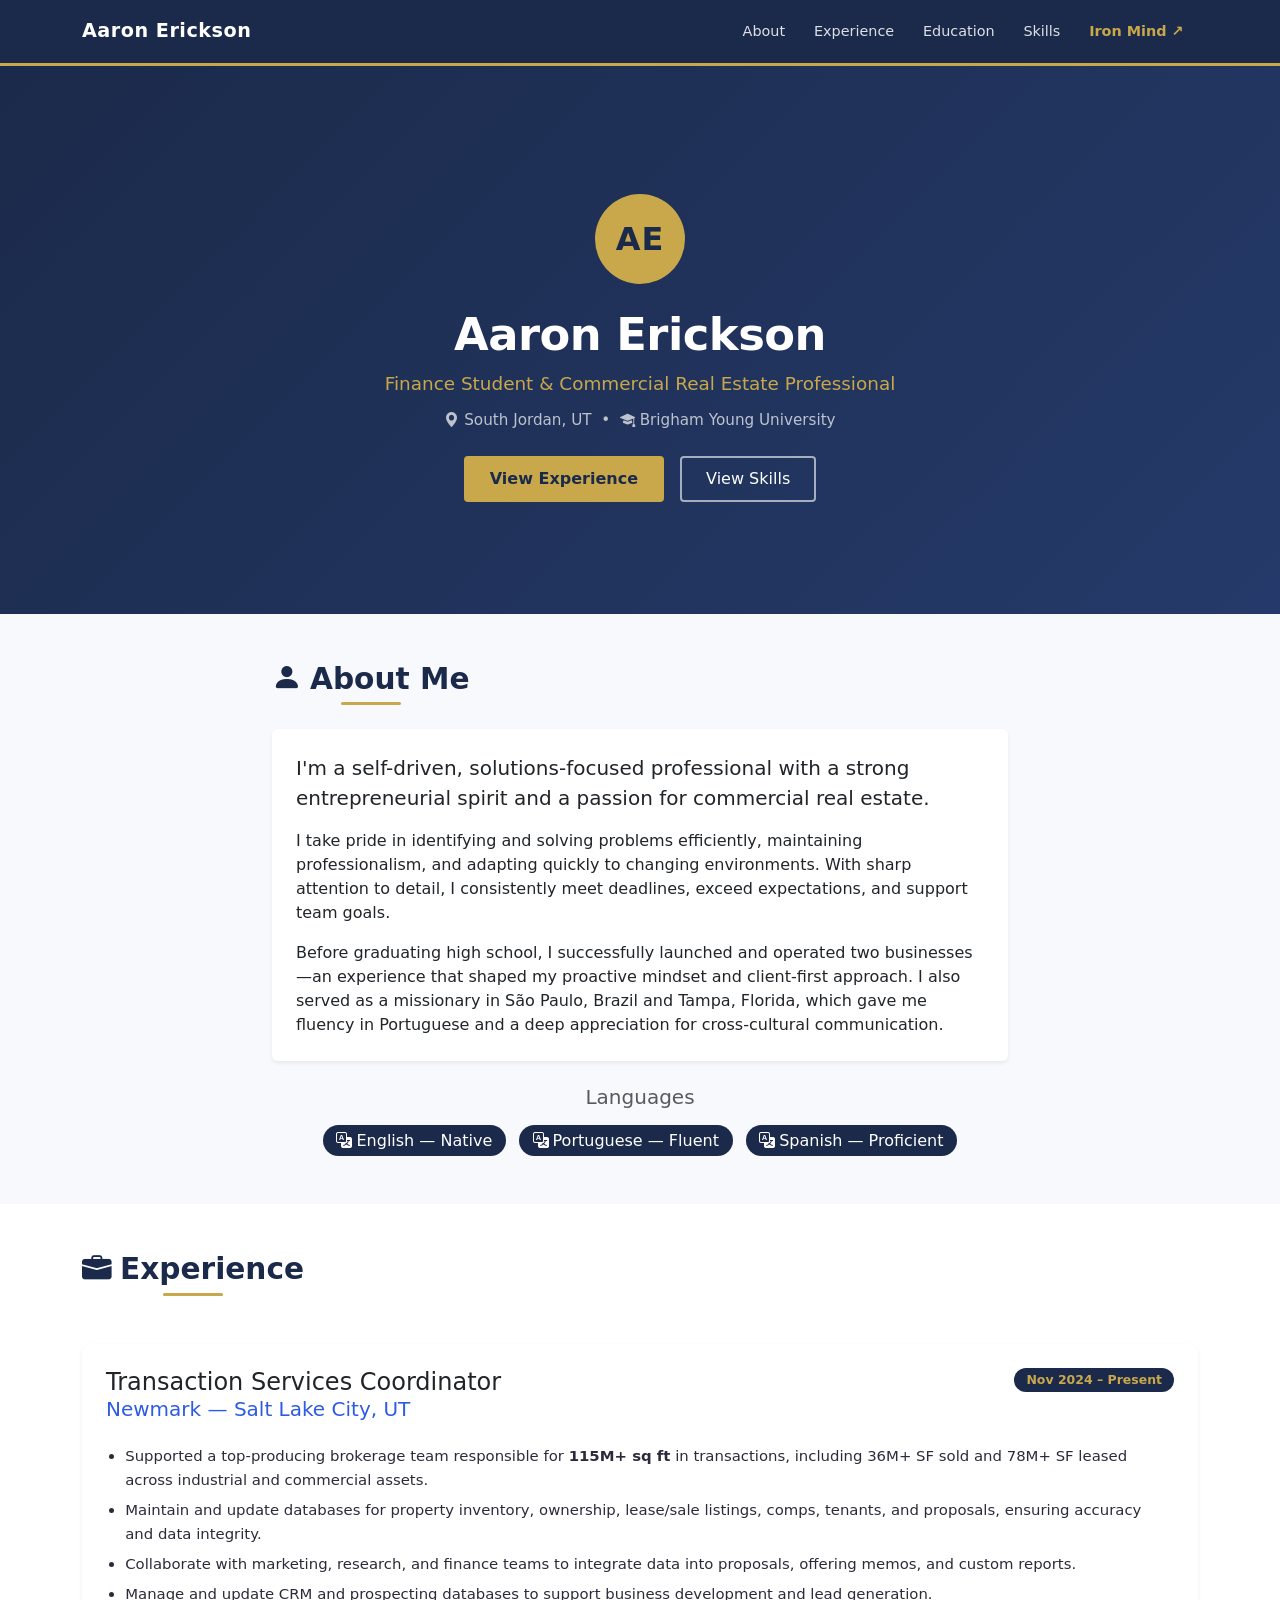
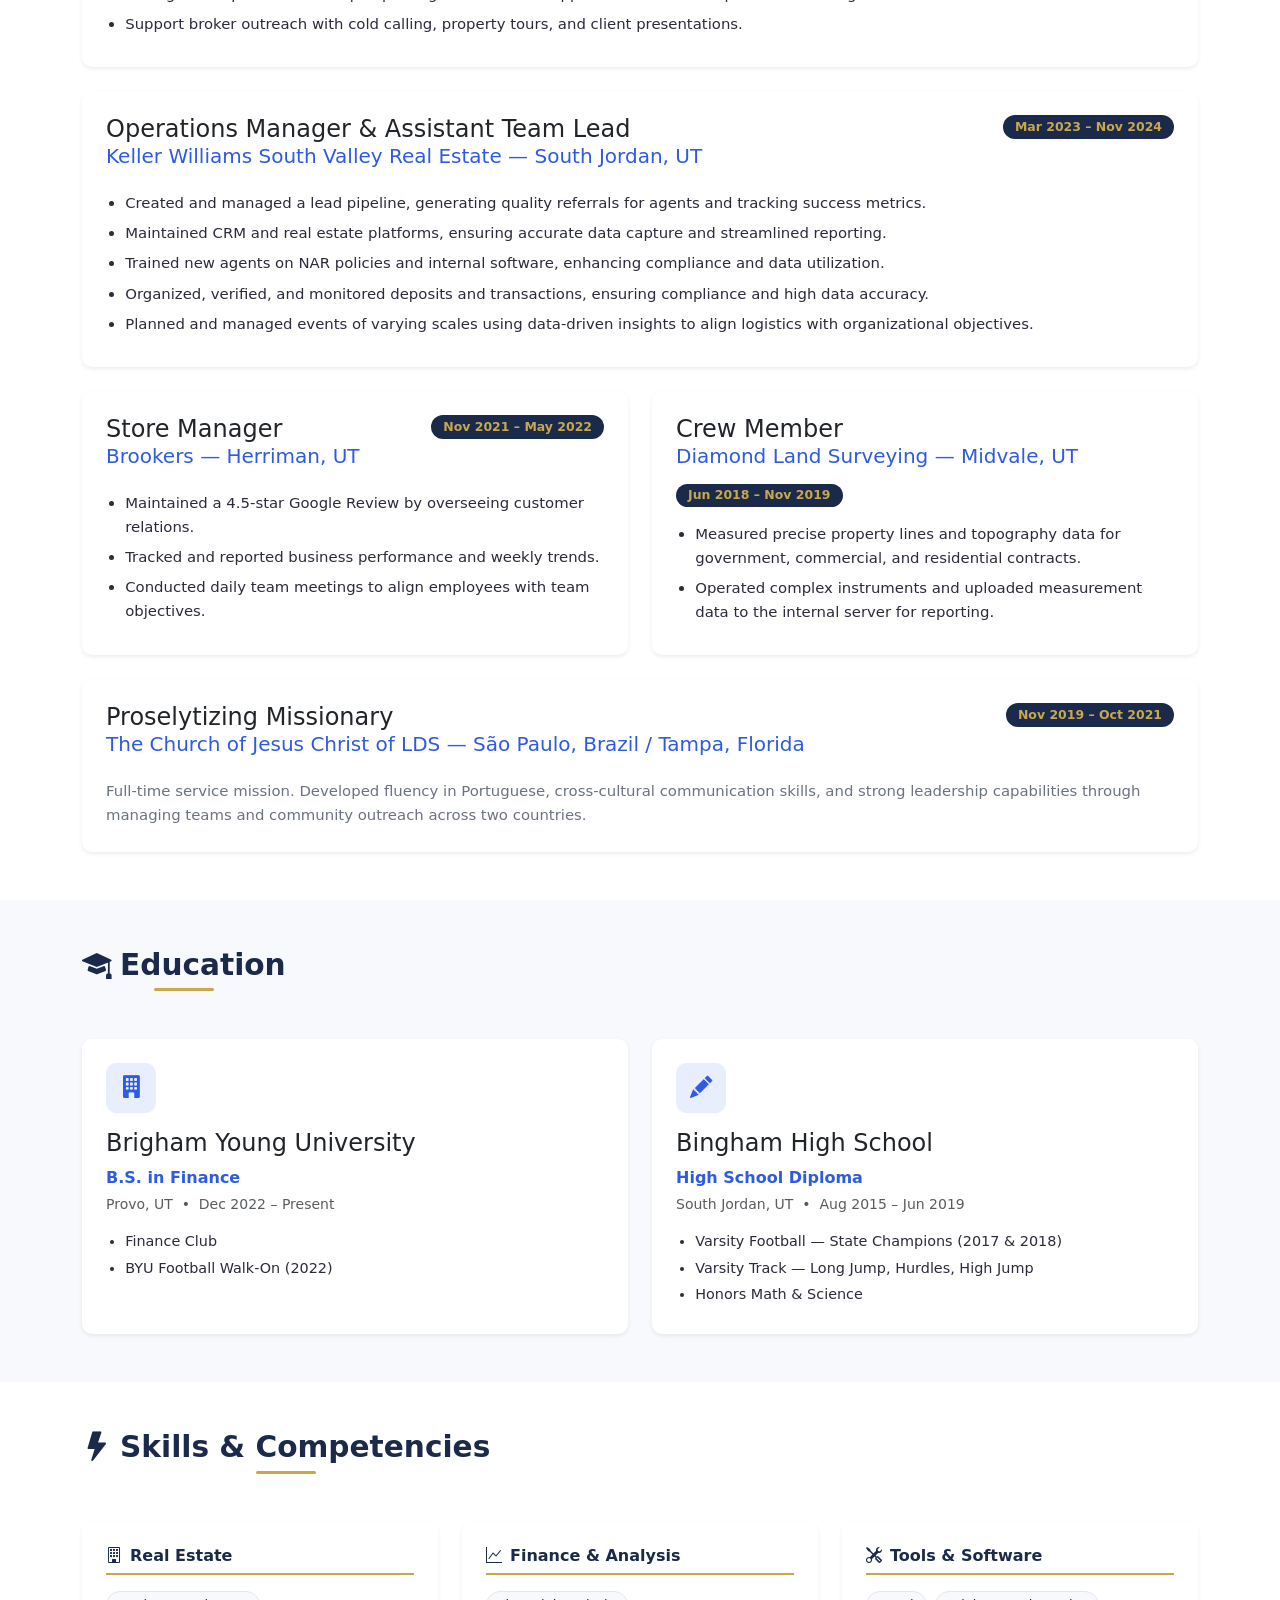
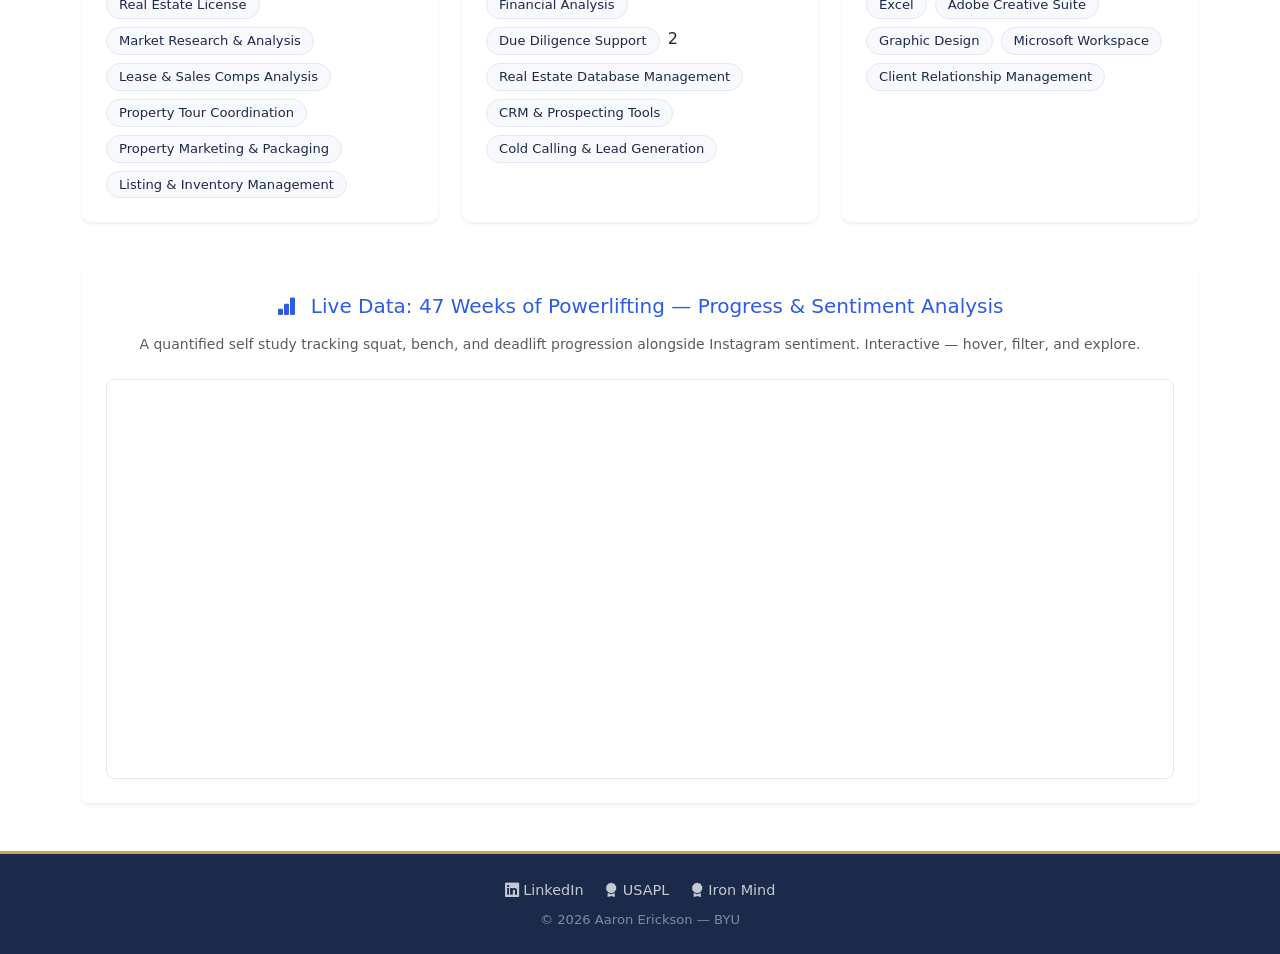
<file: index.html>
<!DOCTYPE html>
<!-- Aaron Erickson | IS 201 Section 002 | Final Web Development Project -->
<!-- index.html — Bootstrap Professional Portfolio & Résumé Page -->
<html lang="en">
<head>
  <meta charset="UTF-8" />
  <meta name="viewport" content="width=device-width, initial-scale=1.0" />
  <title>Aaron Erickson | Portfolio</title>

  <!-- ===== BOOTSTRAP 5 CDN (framework CSS) ===== -->
  <link href="https://cdn.jsdelivr.net/npm/bootstrap@5.3.3/dist/css/bootstrap.min.css" rel="stylesheet" />

  <!-- ===== BOOTSTRAP ICONS ===== -->
  <link rel="stylesheet" href="https://cdn.jsdelivr.net/npm/bootstrap-icons@1.11.3/font/bootstrap-icons.min.css" />

  <!-- ===== CUSTOM OVERRIDES (must come AFTER Bootstrap to take precedence) ===== -->
  <link rel="stylesheet" href="css/custom.css" />
</head>
<body>

  <!-- =====================================================================
       NAVBAR — Bootstrap sticky navbar component
       ===================================================================== -->
  <nav class="navbar navbar-expand-lg sticky-top" id="main-nav">
    <div class="container">
      <a class="navbar-brand fw-bold" href="index.html">Aaron Erickson</a>
      <button class="navbar-toggler" type="button" data-bs-toggle="collapse"
              data-bs-target="#navbarNav" aria-controls="navbarNav"
              aria-expanded="false" aria-label="Toggle navigation">
        <span class="navbar-toggler-icon"></span>
      </button>
      <div class="collapse navbar-collapse" id="navbarNav">
        <ul class="navbar-nav ms-auto">
          <li class="nav-item"><a class="nav-link" href="#about">About</a></li>
          <li class="nav-item"><a class="nav-link" href="#experience">Experience</a></li>
          <li class="nav-item"><a class="nav-link" href="#education">Education</a></li>
          <li class="nav-item"><a class="nav-link" href="#skills">Skills</a></li>
          <li class="nav-item"><a class="nav-link nav-accent" href="scratch.html">Iron Mind ↗</a></li>
        </ul>
      </div>
    </div>
  </nav>

  <!-- =====================================================================
       HERO SECTION — Bootstrap jumbotron-style header
       ===================================================================== -->
  <section id="hero">
    <div class="container text-center py-5">
      <div class="hero-initials-circle mx-auto mb-4">AE</div>
      <h1 class="hero-name">Aaron Erickson</h1>
      <p class="hero-subtitle">Finance Student &amp; Commercial Real Estate Professional</p>
      <p class="hero-location">
        <i class="bi bi-geo-alt-fill"></i> South Jordan, UT &nbsp;&bull;&nbsp;
        <i class="bi bi-mortarboard-fill"></i> Brigham Young University
      </p>
      <div class="mt-4 d-flex justify-content-center gap-3 flex-wrap">
        <a href="#experience" class="btn btn-primary-custom">View Experience</a>
        <a href="#skills" class="btn btn-outline-custom">View Skills</a>
      </div>
    </div>
  </section>

  <!-- =====================================================================
       ABOUT SECTION
       ===================================================================== -->
  <section id="about" class="py-5 section-light">
    <div class="container">
      <div class="row justify-content-center">
        <div class="col-lg-8">
          <h2 class="section-heading text-center mb-4">
            <i class="bi bi-person-fill me-2"></i>About Me
          </h2>
          <div class="card shadow-sm border-0">
            <div class="card-body p-4">
              <p class="lead mb-3">
                I'm a self-driven, solutions-focused professional with a strong entrepreneurial spirit
                and a passion for commercial real estate.
              </p>
              <p class="mb-3">
                I take pride in identifying and solving problems efficiently, maintaining professionalism,
                and adapting quickly to changing environments. With sharp attention to detail, I
                consistently meet deadlines, exceed expectations, and support team goals.
              </p>
              <p class="mb-0">
                Before graduating high school, I successfully launched and operated two businesses—an
                experience that shaped my proactive mindset and client-first approach. I also served as
                a missionary in São Paulo, Brazil and Tampa, Florida, which gave me fluency in Portuguese
                and a deep appreciation for cross-cultural communication.
              </p>
            </div>
          </div>

          <!-- Language badges using Bootstrap badge component -->
          <div class="mt-4 text-center">
            <h5 class="mb-3 text-muted">Languages</h5>
            <span class="badge badge-custom me-2 fs-6">
              <i class="bi bi-translate me-1"></i>English — Native
            </span>
            <span class="badge badge-custom me-2 fs-6">
              <i class="bi bi-translate me-1"></i>Portuguese — Fluent
            </span>
            <span class="badge badge-custom fs-6">
              <i class="bi bi-translate me-1"></i>Spanish — Proficient
            </span>
          </div>
        </div>
      </div>
    </div>
  </section>

  <!-- =====================================================================
       EXPERIENCE SECTION — Bootstrap card grid
       ===================================================================== -->
  <section id="experience" class="py-5 section-dark">
    <div class="container">
      <h2 class="section-heading text-center mb-5">
        <i class="bi bi-briefcase-fill me-2"></i>Experience
      </h2>

      <!-- Experience timeline using Bootstrap cards -->
      <div class="row g-4">

        <!-- Newmark -->
        <div class="col-12">
          <div class="card exp-card shadow-sm border-0">
            <div class="card-body p-4">
              <div class="d-flex justify-content-between align-items-start flex-wrap gap-2">
                <div>
                  <h4 class="card-title mb-1">Transaction Services Coordinator</h4>
                  <h5 class="card-subtitle text-accent mb-2">Newmark &mdash; Salt Lake City, UT</h5>
                </div>
                <span class="badge badge-date">Nov 2024 – Present</span>
              </div>
              <ul class="mt-3 exp-list">
                <li>Supported a top-producing brokerage team responsible for <strong>115M+ sq ft</strong> in transactions, including 36M+ SF sold and 78M+ SF leased across industrial and commercial assets.</li>
                <li>Maintain and update databases for property inventory, ownership, lease/sale listings, comps, tenants, and proposals, ensuring accuracy and data integrity.</li>
                <li>Collaborate with marketing, research, and finance teams to integrate data into proposals, offering memos, and custom reports.</li>
                <li>Manage and update CRM and prospecting databases to support business development and lead generation.</li>
                <li>Support broker outreach with cold calling, property tours, and client presentations.</li>
              </ul>
            </div>
          </div>
        </div>

        <!-- Keller Williams -->
        <div class="col-12">
          <div class="card exp-card shadow-sm border-0">
            <div class="card-body p-4">
              <div class="d-flex justify-content-between align-items-start flex-wrap gap-2">
                <div>
                  <h4 class="card-title mb-1">Operations Manager &amp; Assistant Team Lead</h4>
                  <h5 class="card-subtitle text-accent mb-2">Keller Williams South Valley Real Estate &mdash; South Jordan, UT</h5>
                </div>
                <span class="badge badge-date">Mar 2023 – Nov 2024</span>
              </div>
              <ul class="mt-3 exp-list">
                <li>Created and managed a lead pipeline, generating quality referrals for agents and tracking success metrics.</li>
                <li>Maintained CRM and real estate platforms, ensuring accurate data capture and streamlined reporting.</li>
                <li>Trained new agents on NAR policies and internal software, enhancing compliance and data utilization.</li>
                <li>Organized, verified, and monitored deposits and transactions, ensuring compliance and high data accuracy.</li>
                <li>Planned and managed events of varying scales using data-driven insights to align logistics with organizational objectives.</li>
              </ul>
            </div>
          </div>
        </div>

        <!-- Brookers -->
        <div class="col-md-6">
          <div class="card exp-card shadow-sm border-0 h-100">
            <div class="card-body p-4">
              <div class="d-flex justify-content-between align-items-start flex-wrap gap-2">
                <div>
                  <h4 class="card-title mb-1">Store Manager</h4>
                  <h5 class="card-subtitle text-accent mb-2">Brookers &mdash; Herriman, UT</h5>
                </div>
                <span class="badge badge-date">Nov 2021 – May 2022</span>
              </div>
              <ul class="mt-3 exp-list">
                <li>Maintained a 4.5-star Google Review by overseeing customer relations.</li>
                <li>Tracked and reported business performance and weekly trends.</li>
                <li>Conducted daily team meetings to align employees with team objectives.</li>
              </ul>
            </div>
          </div>
        </div>

        <!-- Diamond Land Surveying -->
        <div class="col-md-6">
          <div class="card exp-card shadow-sm border-0 h-100">
            <div class="card-body p-4">
              <div class="d-flex justify-content-between align-items-start flex-wrap gap-2">
                <div>
                  <h4 class="card-title mb-1">Crew Member</h4>
                  <h5 class="card-subtitle text-accent mb-2">Diamond Land Surveying &mdash; Midvale, UT</h5>
                </div>
                <span class="badge badge-date">Jun 2018 – Nov 2019</span>
              </div>
              <ul class="mt-3 exp-list">
                <li>Measured precise property lines and topography data for government, commercial, and residential contracts.</li>
                <li>Operated complex instruments and uploaded measurement data to the internal server for reporting.</li>
              </ul>
            </div>
          </div>
        </div>

        <!-- Mission -->
        <div class="col-12">
          <div class="card exp-card shadow-sm border-0">
            <div class="card-body p-4">
              <div class="d-flex justify-content-between align-items-start flex-wrap gap-2">
                <div>
                  <h4 class="card-title mb-1">Proselytizing Missionary</h4>
                  <h5 class="card-subtitle text-accent mb-2">The Church of Jesus Christ of LDS &mdash; São Paulo, Brazil / Tampa, Florida</h5>
                </div>
                <span class="badge badge-date">Nov 2019 – Oct 2021</span>
              </div>
              <p class="mt-3 mb-0 exp-note">
                Full-time service mission. Developed fluency in Portuguese, cross-cultural communication skills,
                and strong leadership capabilities through managing teams and community outreach across two countries.
              </p>
            </div>
          </div>
        </div>

      </div><!-- end row -->
    </div><!-- end container -->
  </section>

  <!-- =====================================================================
       EDUCATION SECTION — Bootstrap grid layout
       ===================================================================== -->
  <section id="education" class="py-5 section-light">
    <div class="container">
      <h2 class="section-heading text-center mb-5">
        <i class="bi bi-mortarboard-fill me-2"></i>Education
      </h2>

      <div class="row g-4 justify-content-center">

        <!-- BYU -->
        <div class="col-md-6">
          <div class="card edu-card shadow-sm border-0 h-100">
            <div class="card-body p-4">
              <div class="edu-icon-wrap mb-3">
                <i class="bi bi-building-fill edu-icon"></i>
              </div>
              <h4 class="card-title">Brigham Young University</h4>
              <p class="text-accent fw-semibold mb-1">B.S. in Finance</p>
              <p class="text-muted small mb-3">Provo, UT &nbsp;&bull;&nbsp; Dec 2022 – Present</p>
              <ul class="edu-list">
                <li>Finance Club</li>
                <li>BYU Football Walk-On (2022)</li>
              </ul>
            </div>
          </div>
        </div>

        <!-- Bingham High -->
        <div class="col-md-6">
          <div class="card edu-card shadow-sm border-0 h-100">
            <div class="card-body p-4">
              <div class="edu-icon-wrap mb-3">
                <i class="bi bi-pencil-fill edu-icon"></i>
              </div>
              <h4 class="card-title">Bingham High School</h4>
              <p class="text-accent fw-semibold mb-1">High School Diploma</p>
              <p class="text-muted small mb-3">South Jordan, UT &nbsp;&bull;&nbsp; Aug 2015 – Jun 2019</p>
              <ul class="edu-list">
                <li>Varsity Football — State Champions (2017 &amp; 2018)</li>
                <li>Varsity Track — Long Jump, Hurdles, High Jump</li>
                <li>Honors Math &amp; Science</li>
              </ul>
            </div>
          </div>
        </div>

      </div>
    </div>
  </section>

  <!-- =====================================================================
       SKILLS SECTION — Bootstrap badge/grid layout
       ===================================================================== -->
  <section id="skills" class="py-5 section-dark">
    <div class="container">
      <h2 class="section-heading text-center mb-5">
        <i class="bi bi-lightning-fill me-2"></i>Skills &amp; Competencies
      </h2>

      <!-- Bootstrap responsive row of skill cards -->
      <div class="row g-4">

        <div class="col-md-4">
          <div class="card skill-card shadow-sm border-0 h-100">
            <div class="card-body p-4">
              <h5 class="skill-category">
                <i class="bi bi-building me-2"></i>Real Estate
              </h5>
              <div class="mt-3 d-flex flex-wrap gap-2">
                <span class="badge skill-badge">Real Estate License</span>
                <span class="badge skill-badge">Market Research &amp; Analysis</span>
                <span class="badge skill-badge">Lease &amp; Sales Comps Analysis</span>
                <span class="badge skill-badge">Property Tour Coordination</span>
                <span class="badge skill-badge">Property Marketing &amp; Packaging</span>
                <span class="badge skill-badge">Listing &amp; Inventory Management</span>
              </div>
            </div>
          </div>
        </div>

        <div class="col-md-4">
          <div class="card skill-card shadow-sm border-0 h-100">
            <div class="card-body p-4">
              <h5 class="skill-category">
                <i class="bi bi-graph-up me-2"></i>Finance &amp; Analysis
              </h5>
              <div class="mt-3 d-flex flex-wrap gap-2">
                <span class="badge skill-badge">Financial Analysis</span>
                <span class="badge skill-badge">Due Diligence Support</span>
  2             <span class="badge skill-badge">Real Estate Database Management</span>
                <span class="badge skill-badge">CRM &amp; Prospecting Tools</span>
                <span class="badge skill-badge">Cold Calling &amp; Lead Generation</span>
              </div>
            </div>
          </div>
        </div>

        <div class="col-md-4">
          <div class="card skill-card shadow-sm border-0 h-100">
            <div class="card-body p-4">
              <h5 class="skill-category">
                <i class="bi bi-tools me-2"></i>Tools &amp; Software
              </h5>
              <div class="mt-3 d-flex flex-wrap gap-2">
                <span class="badge skill-badge">Excel</span>
                <span class="badge skill-badge">Adobe Creative Suite</span>
                <span class="badge skill-badge">Graphic Design</span>
                <span class="badge skill-badge">Microsoft Workspace</span>
                <span class="badge skill-badge">Client Relationship Management</span>
              </div>
            </div>
          </div>
        </div>

      </div><!-- end skills row -->

      <!-- Tableau visualization embedded in the skills section -->
      <div class="row mt-5">
        <div class="col-12">
          <div class="card shadow-sm border-0">
            <div class="card-body p-4">
              <h5 class="text-center mb-3 text-accent">
                <i class="bi bi-bar-chart-fill me-2"></i>
                Live Data: 47 Weeks of Powerlifting — Progress &amp; Sentiment Analysis
              </h5>
              <p class="text-center text-muted small mb-4">
                A quantified self study tracking squat, bench, and deadlift progression alongside Instagram sentiment.
                Interactive — hover, filter, and explore.
              </p>

              <!-- ===== TABLEAU PUBLIC EMBED ===== -->
              <!-- To replace: go to public.tableau.com, find a viz, click Share → Embed Code -->
              <div class="tableau-wrapper">
                <div class='tableauPlaceholder' id='viz_tableau' style='position: relative; width: 100%;'>
                  <noscript>
                    <a href='https://public.tableau.com/'>
                      <img alt='47 Weeks of Powerlifting' src='https://public.tableau.com/static/images/QS/QSUpdated_up3/Presentation2/1_rss.png' style='border: none' />
                    </a>
                  </noscript>
                  <object class='tableauViz' style='display:none; width:100%;'>
                    <param name='host_url' value='https%3A%2F%2Fpublic.tableau.com%2F' />
                    <param name='embed_code_version' value='3' />
                    <param name='site_root' value='' />
                    <param name='name' value='QSUpdated_up3/Presentation2' />
                    <param name='tabs' value='no' />
                    <param name='toolbar' value='yes' />
                    <param name='animate_transition' value='yes' />
                    <param name='display_static_image' value='yes' />
                    <param name='display_spinner' value='yes' />
                    <param name='display_overlay' value='yes' />
                    <param name='display_count' value='yes' />
                    <param name='language' value='en-US' />
                  </object>
                </div>
                <script type='text/javascript'>
                  var divElement = document.getElementById('viz_tableau');
                  var vizElement = divElement.getElementsByTagName('object')[0];
                  vizElement.style.width = '100%';
                  vizElement.style.height = (divElement.offsetWidth * 0.65) + 'px';
                  var scriptElement = document.createElement('script');
                  scriptElement.src = 'https://public.tableau.com/javascripts/api/viz_v1.js';
                  vizElement.parentNode.insertBefore(scriptElement, vizElement);
                </script>
              </div>

            </div>
          </div>
        </div>
      </div>

    </div>
  </section>

  <!-- =====================================================================
       FOOTER
       ===================================================================== -->
  <footer id="footer" class="py-4">
    <div class="container text-center">
      <p class="mb-2">
        <a href="https://www.linkedin.com/in/aaron-erickson/" class="footer-link me-3" target="_blank" title="LinkedIn Profile">
          <i class="bi bi-linkedin"></i> LinkedIn
        </a>
        <!-- GitHub link: replace USERNAME with your actual GitHub username after creating your account for GitHub Pages hosting -->
        <a href="https://www.usapowerlifting.com" class="footer-link me-3" target="_blank" title="USA Powerlifting">
          <i class="bi bi-award-fill"></i> USAPL
        </a>
        <a href="scratch.html" class="footer-link" title="Iron Mind Powerlifting">
          <i class="bi bi-award-fill"></i> Iron Mind
        </a>
      </p>
      <p class="mb-0 footer-copy">&copy; 2026 Aaron Erickson &mdash; BYU
</file>
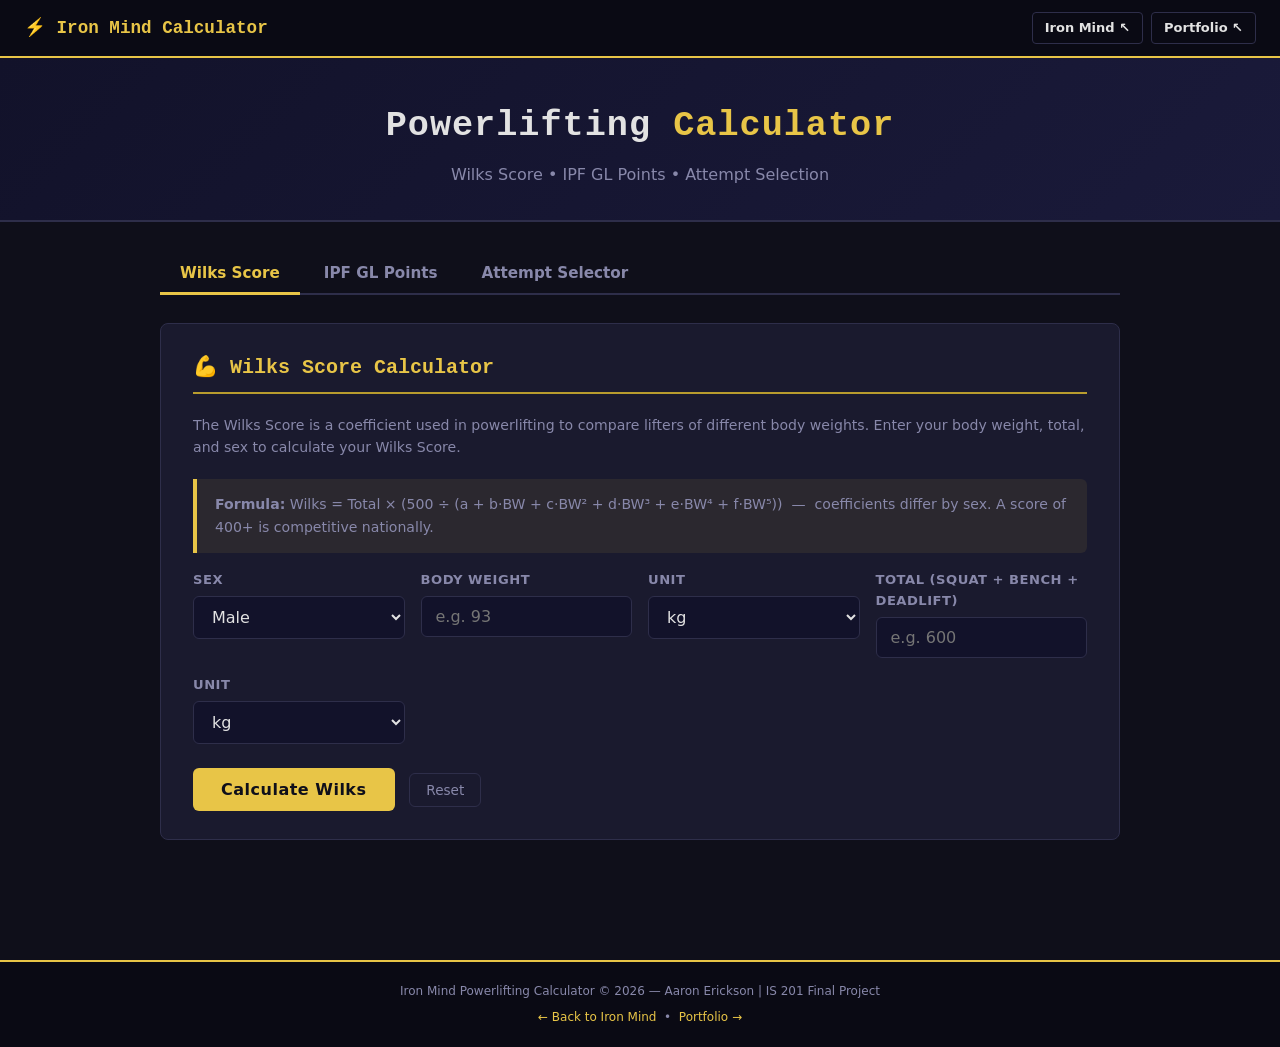
<file: app.html>
<!DOCTYPE html>
<!-- Aaron Erickson | IS 201 Section 002 | Final Web Development Project -->
<!-- app.html — Web App: Iron Mind Powerlifting Calculator
     Built in collaboration with AI. All styles, HTML, and JavaScript
     are contained in this single file per assignment requirements.
     Features: Wilks Score, IPF GL Points, Attempt Selection.          -->
<html lang="en">
<head>
  <meta charset="UTF-8" />
  <meta name="viewport" content="width=device-width, initial-scale=1.0" />
  <title>Iron Mind Calculator | Powerlifting Tools</title>

  <!-- ===== ALL STYLES IN THIS FILE (single-page app requirement) ===== -->
  <style>

    /* ========================
       CSS CUSTOM PROPERTIES
    ======================== */
    :root {
      --dark-bg:     #0f0f1a;
      --panel-bg:    #1a1a2e;
      --card-bg:     #1e1e35;
      --accent-gold: #e8c547;
      --accent-dim:  #b89c2e;
      --accent-green:#4ade80;
      --accent-red:  #f87171;
      --text-main:   #e2e2e2;
      --text-muted:  #8888aa;
      --border-col:  #2e2e4a;
      --nav-height:  58px;
    }

    /* ========================
       RESET & BODY
    ======================== */
    *, *::before, *::after {
      box-sizing: border-box;
      margin: 0;
      padding: 0;
    }

    body {
      background-color: var(--dark-bg);
      color: var(--text-main);
      font-family: 'Segoe UI', system-ui, sans-serif;
      font-size: 15px;
      line-height: 1.6;
      padding-top: var(--nav-height);
    }

    /* ========================
       NAVIGATION
    ======================== */
    #app-nav {
      position: fixed;
      top: 0;
      left: 0;
      width: 100%;
      height: var(--nav-height);
      background-color: #0a0a14;
      border-bottom: 2px solid var(--accent-gold);
      display: flex;
      align-items: center;
      padding: 0 24px;
      gap: 8px;
      z-index: 1000;
    }

    #app-nav .nav-brand {
      font-size: 1.1rem;
      font-weight: 700;
      color: var(--accent-gold);
      font-family: 'Courier New', monospace;
      margin-right: auto;
    }

    #app-nav a {
      color: var(--text-main);
      text-decoration: none;
      font-size: 13px;
      font-weight: 600;
      padding: 5px 12px;
      border-radius: 4px;
      border: 1px solid var(--border-col);
      transition: all 0.2s;
    }

    #app-nav a:hover {
      background-color: var(--accent-gold);
      color: var(--dark-bg);
      border-color: var(--accent-gold);
    }

    /* ========================
       PAGE HEADER
    ======================== */
    #page-header {
      background: linear-gradient(135deg, #12122a, #1a1a3a);
      border-bottom: 2px solid var(--border-col);
      text-align: center;
      padding: 40px 20px 32px;
    }

    #page-header h1 {
      font-family: 'Courier New', monospace;
      font-size: 2.2rem;
      font-weight: 900;
      color: var(--text-main);
      letter-spacing: 1px;
    }

    #page-header h1 span {
      color: var(--accent-gold);
    }

    #page-header p {
      color: var(--text-muted);
      font-size: 1rem;
      margin-top: 8px;
    }

    /* ========================
       MAIN CONTAINER
    ======================== */
    #app-container {
      max-width: 1000px;
      margin: 0 auto;
      padding: 32px 20px 60px;
    }

    /* ========================
       TAB NAVIGATION
    ======================== */
    .tab-bar {
      display: flex;
      gap: 4px;
      margin-bottom: 28px;
      border-bottom: 2px solid var(--border-col);
      padding-bottom: 0;
    }

    .tab-btn {
      background: none;
      border: none;
      border-bottom: 3px solid transparent;
      color: var(--text-muted);
      font-size: 0.95rem;
      font-weight: 600;
      padding: 10px 20px;
      cursor: pointer;
      transition: color 0.2s, border-color 0.2s;
      margin-bottom: -2px;
      font-family: inherit;
    }

    .tab-btn:hover {
      color: var(--text-main);
    }

    .tab-btn.active {
      color: var(--accent-gold);
      border-bottom-color: var(--accent-gold);
    }

    /* ========================
       TAB PANELS
    ======================== */
    .tab-panel {
      display: none;
    }

    .tab-panel.active {
      display: block;
    }

    /* ========================
       CARDS
    ======================== */
    .card {
      background-color: var(--panel-bg);
      border: 1px solid var(--border-col);
      border-radius: 8px;
      padding: 28px 32px;
      margin-bottom: 20px;
    }

    .card h2 {
      font-family: 'Courier New', monospace;
      font-size: 1.25rem;
      font-weight: 700;
      color: var(--accent-gold);
      border-bottom: 2px solid var(--accent-dim);
      padding-bottom: 8px;
      margin-bottom: 20px;
    }

    .card p {
      color: var(--text-muted);
      font-size: 0.88rem;
      margin-bottom: 20px;
      line-height: 1.6;
    }

    /* ========================
       FORM INPUTS
    ======================== */
    .form-row {
      display: grid;
      grid-template-columns: repeat(auto-fit, minmax(200px, 1fr));
      gap: 16px;
      margin-bottom: 20px;
    }

    .form-group {
      display: flex;
      flex-direction: column;
      gap: 6px;
    }

    label {
      font-size: 0.82rem;
      font-weight: 600;
      color: var(--text-muted);
      text-transform: uppercase;
      letter-spacing: 0.5px;
    }

    input[type="number"],
    select {
      background-color: #12122a;
      border: 1.5px solid var(--border-col);
      color: var(--text-main);
      font-size: 1rem;
      padding: 10px 14px;
      border-radius: 6px;
      font-family: inherit;
      transition: border-color 0.2s;
      outline: none;
      width: 100%;
    }

    input[type="number"]:focus,
    select:focus {
      border-color: var(--accent-gold);
    }

    /* ========================
       BUTTONS
    ======================== */
    .btn-calc {
      background-color: var(--accent-gold);
      color: var(--dark-bg);
      border: none;
      font-size: 1rem;
      font-weight: 700;
      padding: 12px 28px;
      border-radius: 6px;
      cursor: pointer;
      font-family: inherit;
      letter-spacing: 0.5px;
      transition: background-color 0.2s, transform 0.1s;
      margin-top: 4px;
    }

    .btn-calc:hover {
      background-color: #f5d666;
    }

    .btn-calc:active {
      transform: scale(0.98);
    }

    .btn-reset {
      background: none;
      color: var(--text-muted);
      border: 1px solid var(--border-col);
      font-size: 0.85rem;
      padding: 8px 16px;
      border-radius: 6px;
      cursor: pointer;
      font-family: inherit;
      margin-left: 10px;
      transition: color 0.2s, border-color 0.2s;
    }

    .btn-reset:hover {
      color: var(--text-main);
      border-color: var(--text-muted);
    }

    /* ========================
       RESULTS DISPLAY
    ======================== */
    .result-box {
      display: none;
      margin-top: 24px;
      background-color: var(--card-bg);
      border: 2px solid var(--accent-gold);
      border-radius: 8px;
      padding: 24px 28px;
      animation: fadeIn 0.3s ease;
    }

    .result-box.show {
      display: block;
    }

    @keyframes fadeIn {
      from { opacity: 0; transform: translateY(8px); }
      to   { opacity: 1; transform: translateY(0); }
    }

    .result-grid {
      display: grid;
      grid-template-columns: repeat(auto-fit, minmax(160px, 1fr));
      gap: 16px;
      margin-top: 8px;
    }

    .result-item {
      text-align: center;
      padding: 16px 12px;
      background-color: #12122a;
      border-radius: 6px;
      border: 1px solid var(--border-col);
    }

    .result-label {
      font-size: 0.75rem;
      color: var(--text-muted);
      text-transform: uppercase;
      letter-spacing: 0.5px;
      margin-bottom: 6px;
    }

    .result-value {
      font-size: 2rem;
      font-weight: 700;
      color: var(--accent-gold);
      font-family: 'Courier New', monospace;
    }

    .result-sub {
      font-size: 0.8rem;
      color: var(--text-muted);
      margin-top: 4px;
    }

    /* ========================
       ATTEMPT TABLE
    ======================== */
    .attempt-table {
      width: 100%;
      border-collapse: collapse;
      margin-top: 16px;
    }

    .attempt-table th {
      background-color: #12122a;
      color: var(--accent-gold);
      font-size: 0.8rem;
      font-weight: 700;
      text-transform: uppercase;
      letter-spacing: 0.5px;
      padding: 10px 14px;
      text-align: left;
      border-bottom: 2px solid var(--accent-dim);
    }

    .attempt-table td {
      padding: 10px 14px;
      border-bottom: 1px solid var(--border-col);
      font-size: 0.92rem;
      color: var(--text-main);
    }

    .attempt-table tr:last-child td {
      border-bottom: none;
    }

    .attempt-table tr:hover td {
      background-color: rgba(232,197,71,0.04);
    }

    .badge-opener {
      background-color: rgba(74,222,128,0.15);
      color: var(--accent-green);
      padding: 2px 10px;
      border-radius: 12px;
      font-size: 0.75rem;
      font-weight: 700;
    }

    .badge-second {
      background-color: rgba(232,197,71,0.15);
      color: var(--accent-gold);
      padding: 2px 10px;
      border-radius: 12px;
      font-size: 0.75rem;
      font-weight: 700;
    }

    .badge-third {
      background-color: rgba(248,113,113,0.15);
      color: var(--accent-red);
      padding: 2px 10px;
      border-radius: 12px;
      font-size: 0.75rem;
      font-weight: 700;
    }

    /* ========================
       INFO BOXES
    ======================== */
    .info-box {
      background-color: rgba(232,197,71,0.08);
      border-left: 4px solid var(--accent-gold);
      padding: 14px 18px;
      border-radius: 0 6px 6px 0;
      margin: 16px 0;
      font-size: 0.88rem;
      color: var(--text-muted);
      line-height: 1.65;
    }

    /* ========================
       ERROR STATE
    ======================== */
    .error-msg {
      display: none;
      color: var(--accent-red);
      font-size: 0.85rem;
      margin-top: 8px;
      padding: 10px 14px;
      background-color: rgba(248,113,113,0.1);
      border-radius: 4px;
      border: 1px solid rgba(248,113,113,0.3);
    }

    .error-msg.show {
      display: block;
    }

    /* ========================
       FOOTER
    ======================== */
    #app-footer {
      background-color: #0a0a14;
      border-top: 2px solid var(--accent-gold);
      text-align: center;
      padding: 20px;
      margin-top: 40px;
    }

    #app-footer p {
      color: var(--text-muted);
      font-size: 12px;
    }

    /* ========================
       RESPONSIVE
    ======================== */
    @media (max-width: 600px) {
      .card { padding: 20px 18px; }
      #page-header h1 { font-size: 1.6rem; }
      .tab-btn { padding: 8px 12px; font-size: 0.85rem; }
      .result-value { font-size: 1.5rem; }
    }

  </style>
</head>
<body>

  <!-- ===== NAVIGATION ===== -->
  <nav id="app-nav">
    <span class="nav-brand">&#9889; Iron Mind Calculator</span>
    <a href="scratch.html" title="Back to Iron Mind Powerlifting">Iron Mind &#8598;</a>
    <a href="index.html" title="Aaron's Portfolio">Portfolio &#8598;</a>
  </nav>

  <!-- ===== PAGE HEADER ===== -->
  <header id="page-header">
    <h1>Powerlifting <span>Calculator</span></h1>
    <p>Wilks Score &bull; IPF GL Points &bull; Attempt Selection</p>
  </header>

  <!-- ===== MAIN APP ===== -->
  <main id="app-container">

    <!-- ===== TAB BAR ===== -->
    <div class="tab-bar" role="tablist">
      <button class="tab-btn active" onclick="switchTab('wilks', this)" role="tab">Wilks Score</button>
      <button class="tab-btn"        onclick="switchTab('ipf',   this)" role="tab">IPF GL Points</button>
      <button class="tab-btn"        onclick="switchTab('attempts', this)" role="tab">Attempt Selector</button>
    </div>

    <!-- ===================================================
         TAB 1: WILKS SCORE CALCULATOR
    =================================================== -->
    <div id="tab-wilks" class="tab-panel active">
      <div class="card">
        <h2>&#128170; Wilks Score Calculator</h2>
        <p>
          The Wilks Score is a coefficient used in powerlifting to compare lifters of
          different body weights. Enter your body weight, total, and sex to calculate
          your Wilks Score.
        </p>

        <div class="info-box">
          <strong>Formula:</strong> Wilks = Total &times; (500 &divide; (a + b&middot;BW + c&middot;BW&sup2; + d&middot;BW&sup3; + e&middot;BW&#8308; + f&middot;BW&#8309;))
          &nbsp;&mdash;&nbsp; coefficients differ by sex. A score of 400+ is competitive nationally.
        </div>

        <div class="form-row">
          <div class="form-group">
            <label for="wilks-sex">Sex</label>
            <select id="wilks-sex">
              <option value="M">Male</option>
              <option value="F">Female</option>
            </select>
          </div>
          <div class="form-group">
            <label for="wilks-bw">Body Weight</label>
            <input type="number" id="wilks-bw" placeholder="e.g. 93" min="40" max="200" step="0.1" />
          </div>
          <div class="form-group">
            <label for="wilks-unit-bw">Unit</label>
            <select id="wilks-unit-bw">
              <option value="kg">kg</option>
              <option value="lb">lb</option>
            </select>
          </div>
          <div class="form-group">
            <label for="wilks-total">Total (Squat + Bench + Deadlift)</label>
            <input type="number" id="wilks-total" placeholder="e.g. 600" min="1" step="0.5" />
          </div>
          <div class="form-group">
            <label for="wilks-unit-total">Unit</label>
            <select id="wilks-unit-total">
              <option value="kg">kg</option>
              <option value="lb">lb</option>
            </select>
          </div>
        </div>

        <div>
          <button class="btn-calc" onclick="calcWilks()">Calculate Wilks</button>
          <button class="btn-reset" onclick="resetWilks()">Reset</button>
        </div>

        <div id="wilks-error" class="error-msg">Please enter valid body weight and total values.</div>

        <div id="wilks-result" class="result-box">
          <div class="result-grid">
            <div class="result-item">
              <div class="result-label">Wilks Score</div>
              <div class="result-value" id="wilks-score">—</div>
              <div class="result-sub">points</div>
            </div>
            <div class="result-item">
              <div class="result-label">Total (kg)</div>
              <div class="result-value" id="wilks-total-kg">—</div>
              <div class="result-sub">kg</div>
            </div>
            <div class="result-item">
              <div class="result-label">Body Weight (kg)</div>
              <div class="result-value" id="wilks-bw-kg">—</div>
              <div class="result-sub">kg</div>
            </div>
            <div class="result-item">
              <div class="result-label">Rating</div>
              <div class="result-value" id="wilks-rating" style="font-size: 1.2rem;">—</div>
            </div>
          </div>
        </div>
      </div>
    </div>

    <!-- ===================================================
         TAB 2: IPF GL POINTS CALCULATOR
    =================================================== -->
    <div id="tab-ipf" class="tab-panel">
      <div class="card">
        <h2>&#127942; IPF GL Points Calculator</h2>
        <p>
          IPF GL (Good Lift) Points are the official scoring system used at IPF World
          Championships. They provide a more accurate cross-bodyweight comparison than
          the original Wilks formula.
        </p>

        <div class="info-box">
          <strong>Formula:</strong> GL Points = 100 &times; Total &divide; (a &times; BW<sup>0.75</sup> &minus; b &times; BW<sup>0.25</sup> &minus; c)
          &nbsp;&mdash;&nbsp; with separate coefficients for each sex. 500 GL Points is an elite benchmark.
        </div>

        <div class="form-row">
          <div class="form-group">
            <label for="ipf-sex">Sex</label>
            <select id="ipf-sex">
              <option value="M">Male</option>
              <option value="F">Female</option>
            </select>
          </div>
          <div class="form-group">
            <label for="ipf-bw">Body Weight</label>
            <input type="number" id="ipf-bw" placeholder="e.g. 93" min="40" max="200" step="0.1" />
          </div>
          <div class="form-group">
            <label for="ipf-unit-bw">Unit</label>
            <select id="ipf-unit-bw">
              <option value="kg">kg</option>
              <option value="lb">lb</option>
            </select>
          </div>
          <div class="form-group">
            <label for="ipf-total">Total (Squat + Bench + Deadlift)</label>
            <input type="number" id="ipf-total" placeholder="e.g. 600" min="1" step="0.5" />
          </div>
          <div class="form-group">
            <label for="ipf-unit-total">Unit</label>
            <select id="ipf-unit-total">
              <option value="kg">kg</option>
              <option value="lb">lb</option>
            </select>
          </div>
        </div>

        <div>
          <button class="btn-calc" onclick="calcIPF()">Calculate GL Points</button>
          <button class="btn-reset" onclick="resetIPF()">Reset</button>
        </div>

        <div id="ipf-error" class="error-msg">Please enter valid body weight and total values.</div>

        <div id="ipf-result" class="result-box">
          <div class="result-grid">
            <div class="result-item">
              <div class="result-label">GL Points</div>
              <div class="result-value" id="ipf-score">—</div>
              <div class="result-sub">IPF GL points</div>
            </div>
            <div class="result-item">
              <div class="result-label">Total (kg)</div>
              <div class="result-value" id="ipf-total-kg">—</div>
              <div class="result-sub">kg</div>
            </div>
            <div class="result-item">
              <div class="result-label">Rank</div>
              <div class="result-value" id="ipf-rank" style="font-size: 1.2rem;">—</div>
            </div>
          </div>
        </div>
      </div>
    </div>

    <!-- ===================================================
         TAB 3: ATTEMPT SELECTOR
    =================================================== -->
    <div id="tab-attempts" class="tab-panel">
      <div class="card">
        <h2>&#127919; Meet Attempt Selector</h2>
        <p>
          Enter your training maxes (best lifts in a training block) and this tool will
          recommend opening attempts, second attempts, and competition PR thirds for
          your next meet. Based on industry-standard attempt selection percentages.
        </p>

        <div class="info-box">
          <strong>Strategy:</strong> Opener = a weight you could triple on a bad day (~90&ndash;92% of max).
          Second = conservative PR territory (~97&ndash;100%). Third = stretch PR or competition record (&gt;100%).
        </div>

        <div class="form-row">
          <div class="form-group">
            <label for="att-unit">Weight Unit</label>
            <select id="att-unit">
              <option value="lbs">lbs</option>
              <option value="kg">kg</option>
            </select>
          </div>
          <div class="form-group">
            <label for="att-squat">Squat Training Max</label>
            <input type="number" id="att-squat" placeholder="e.g. 500" min="1" step="2.5" />
          </div>
          <div class="form-group">
            <label for="att-bench">Bench Training Max</label>
            <input type="number" id="att-bench" placeholder="e.g. 300" min="1" step="2.5" />
          </div>
          <div class="form-group">
            <label for="att-dead">Deadlift Training Max</label>
            <input type="number" id="att-dead" placeholder="e.g. 560" min="1" step="2.5" />
          </div>
        </div>

        <div>
          <button class="btn-calc" onclick="calcAttempts()">Generate Attempt Plan</button>
          <button class="btn-reset" onclick="resetAttempts()">Reset</button>
        </div>

        <div id="att-error" class="error-msg">Please enter valid values for at least one lift.</div>

        <div id="att-result" class="result-box">
          <div id="att-table-container"></div>
          <div style="margin-top: 16px; font-size: 0.82rem; color: var(--text-muted);">
            <strong>Note:</strong> These are recommendations only. Adjust based on your warm-up
            performance, competition conditions, and coaching guidance. Always prioritize the opener
            — a successful opener builds momentum for the entire session.
          </div>
        </div>
      </div>
    </div>

  </main>

  <!-- ===== FOOTER ===== -->
  <footer id="app-footer">
    <p>Iron Mind Powerlifting Calculator &copy; 2026 &mdash; Aaron Erickson | IS 201 Final Project</p>
    <p style="margin-top: 6px;">
      <a href="scratch.html" style="color: var(--accent-gold); text-decoration: none;">&#8592; Back to Iron Mind</a>
      &nbsp;&bull;&nbsp;
      <a href="index.html" style="color: var(--accent-gold); text-decoration: none;">Portfolio &#8594;</a>
    </p>
  </footer>


  <!-- ===== ALL JAVASCRIPT IN THIS FILE (single-page app requirement) ===== -->
  <script>

    /* ============================================================
       TAB SWITCHER
    ============================================================ */
    function switchTab(tabId, btnEl) {
      // Hide all panels
      document.querySelectorAll('.tab-panel').forEach(p => p.classList.remove('active'));
      // Deactivate all buttons
      document.querySelectorAll('.tab-btn').forEach(b => b.classList.remove('active'));
      // Show selected panel
      document.getElementById('tab-' + tabId).classList.add('active');
      // Activate clicked button
      btnEl.classList.add('active');
    }


    /* ============================================================
       UTILITY FUNCTIONS
    ============================================================ */

    /** Convert lbs to kg */
    function toKg(val, unit) {
      return unit === 'lb' ? val / 2.20462 : val;
    }

    /** Round to nearest increment (default 2.5 kg or 5 lb) */
    function roundToIncrement(val, unit) {
      const inc = (unit === 'lbs') ? 5 : 2.5;
      return Math.round(val / inc) * inc;
    }

    /** Rating label for Wilks score */
    function wilksRating(score) {
      if (score >= 500) return '&#127942; World Class';
      if (score >= 450) return '&#129351; Elite';
      if (score >= 400) return '&#129352; National';
      if (score >= 350) return '&#129353; State Level';
      if (score >= 300) return '&#128170; Competitive';
      if (score >= 200) return '&#128293; Intermediate';
      return '&#127381; Beginner';
    }

    /** Rating label for IPF GL Points */
    function ipfRating(score) {
      if (score >= 600) return '&#127942; World Record Territory';
      if (score >= 550) return '&#129351; World Class';
      if (score >= 500) return '&#129352; Elite';
      if (score >= 400) return '&#128170; National Level';
      if (score >= 300) return '&#128293; Competitive';
      return '&#127381; Developing';
    }


    /* ============================================================
       WILKS SCORE CALCULATOR
       Classic Wilks formula (original, not 2020 update)
       Male   coefficients: a-f below
       Female coefficients: a-f below
    ============================================================ */

    const WILKS_COEFF = {
      M: { a: -216.0475144, b: 16.2606339,  c: -0.002388645, d: -0.00113732,  e: 7.01863e-6,  f: -1.291e-8  },
      F: { a:  594.3174778, b: -27.2384254, c:  0.82112227,  d: -0.00930734,  e: 4.731582e-5, f: -9.054e-8  }
    };

    function calcWilksCofficient(bwKg, sex) {
      const c = WILKS_COEFF[sex];
      const bw = bwKg;
      const denom = c.a + c.b*bw + c.c*bw**2 + c.d*bw**3 + c.e*bw**4 + c.f*bw**5;
      return 500 / denom;
    }

    function calcWilks() {
      const sex       = document.getElementById('wilks-sex').value;
      const bwRaw     = parseFloat(document.getElementById('wilks-bw').value);
      const bwUnit    = document.getElementById('wilks-unit-bw').value;
      const totalRaw  = parseFloat(document.getElementById('wilks-total').value);
      const totalUnit = document.getElementById('wilks-unit-total').value;

      const errEl    = document.getElementById('wilks-error');
      const resultEl = document.getElementById('wilks-result');

      if (isNaN(bwRaw) || bwRaw <= 0 || isNaN(totalRaw) || totalRaw <= 0) {
        errEl.classList.add('show');
        resultEl.classList.remove('show');
        return;
      }
      errEl.classList.remove('show');

      const bwKg    = toKg(bwRaw, bwUnit);
      const totalKg = toKg(totalRaw, totalUnit);
      const coeff   = calcWilksCofficient(bwKg, sex);
      const score   = totalKg * coeff;

      document.getElementById('wilks-score').textContent    = score.toFixed(2);
      document.getElementById('wilks-total-kg').textContent = totalKg.toFixed(2);
      document.getElementById('wilks-bw-kg').textContent    = bwKg.toFixed(2);
      document.getElementById('wilks-rating').innerHTML     = wilksRating(score);

      resultEl.classList.add('show');
    }

    function resetWilks() {
      ['wilks-bw','wilks-total'].forEach(id => document.getElementById(id).value = '');
      document.getElementById('wilks-result').classList.remove('show');
      document.getElementById('wilks-error').classList.remove('show');
    }


    /* ============================================================
       IPF GL POINTS CALCULATOR
       Formula: GL = 100 × Total / (a × BW^0.75 − b × BW^0.25 − c)
       Coefficients for raw total (Classic Raw):
    ============================================================ */

    const IPF_COEFF = {
      M: { a: 1199.72839, b: 1025.18162, c: 0.00921 },
      F: { a:  610.32796, b:  1045.59282, c: 0.03048 }
    };

    function calcIPF() {
      const sex       = document.getElementById('ipf-sex').value;
      const bwRaw     = parseFloat(document.getElementById('ipf-bw').value);
      const bwUnit    = document.getElementById('ipf-unit-bw').value;
      const totalRaw  = parseFloat(document.getElementById('ipf-total').value);
      const totalUnit = document.getElementById('ipf-unit-total').value;

      const errEl    = document.getElementById('ipf-error');
      const resultEl = document.getElementById('ipf-result');

      if (isNaN(bwRaw) || bwRaw <= 0 || isNaN(totalRaw) || totalRaw <= 0) {
        errEl.classList.add('show');
        resultEl.classList.remove('show');
        return;
      }
      errEl.classList.remove('show');

      const bwKg    = toKg(bwRaw, bwUnit);
      const totalKg = toKg(totalRaw, totalUnit);
      const c       = IPF_COEFF[sex];

      const denom = c.a * Math.pow(bwKg, 0.75) - c.b * Math.pow(bwKg, 0.25) - c.c;
      const score = (denom <= 0) ? 0 : 100 * totalKg / denom;

      document.getElementById('ipf-score').textContent    = score.toFixed(2);
      document.getElementById('ipf-total-kg').textContent = totalKg.toFixed(2);
      document.getElementById('ipf-rank').innerHTML       = ipfRating(score);

      resultEl.classList.add('show');
    }

    function resetIPF() {
      ['ipf-bw','ipf-total'].forEach(id => document.getElementById(id).value = '');
      document.getElementById('ipf-result').classList.remove('show');
      document.getElementById('ipf-error').classList.remove('show');
    }


    /* ============================================================
       ATTEMPT SELECTOR
       Opener  ~91% of training max
       Second  ~98% of training max  (or opener + 5-10kg)
       Third   ~103% of training max (competition PR target)
    ============================================================ */

    function calcAttempts() {
      const unit   = document.getElementById('att-unit').value;
      const squat  = parseFloat(document.getElementById('att-squat').value);
      const bench  = parseFloat(document.getElementById('att-bench').value);
      const dead   = parseFloat(document.getElementById('att-dead').value);

      const errEl    = document.getElementById('att-error');
      const resultEl = document.getElementById('att-result');

      if (isNaN(squat) && isNaN(bench) && isNaN(dead)) {
        errEl.classList.add('show');
        resultEl.classList.remove('show');
        return;
      }
      errEl.classList.remove('show');

      const lifts = [
        { name: 'Squat',    max: squat },
        { name: 'Bench',    max: bench },
        { name: 'Deadlift', max: dead  }
      ].filter(l => !isNaN(l.max) && l.max > 0);

      let tableHTML = `
        <table class="attempt-table">
          <thead>
            <tr>
              <th>Lift</th>
              <th>Training Max (${unit})</th>
              <th>Attempt</th>
              <th>Weight (${unit})</th>
              <th>% of Max</th>
            </tr>
          </thead>
          <tbody>`;

      let projectedTotal = 0;

      lifts.forEach(lift => {
        const opener = roundToIncrement(lift.max * 0.910, unit);
        const second = roundToIncrement(lift.max * 0.975, unit);
        const third  = roundToIncrement(lift.max * 1.025, unit);

        projectedTotal += second; // conservative projected total uses 2nd attempts

        tableHTML += `
          <tr>
            <td rowspan="3" style="font-weight:700; color:var(--accent-gold); vertical-align:middle;">${lift.name}</td>
            <td rowspan="3" style="text-align:center; font-family:'Courier New',monospace; font-size:1.1rem; vertical-align:middle;">${lift.max.toFixed(1)}</td>
            <td><span class="badge-opener">1st — Opener</span></td>
            <td><strong>${opener.toFixed(1)}</strong></td>
            <td style="color:var(--text-muted);">${(opener/lift.max*100).toFixed(1)}%</td>
          </tr>
          <tr>
            <td><span class="badge-second">2nd — Solid PR</span></td>
            <td><strong>${second.toFixed(1)}</strong></td>
            <td style="color:var(--text-muted);">${(second/lift.max*100).toFixed(1)}%</td>
          </tr>
          <tr>
            <td><span class="badge-third">3rd — Max Attempt</span></td>
            <td><strong>${third.toFixed(1)}</strong></td>
            <td style="color:var(--text-muted);">${(third/lift.max*100).toFixed(1)}%</td>
          </tr>`;
      });

      tableHTML += `</tbody></table>`;

      // Add projected total row if all 3 lifts are entered
      if (lifts.length === 3) {
        const totalThirds = lifts.reduce((sum, l) => sum + roundToIncrement(l.max * 1.025, unit), 0);
        tableHTML += `
          <div style="margin-top:16px; padding:14px 18px; background:#12122a; border-radius:6px; border:1px solid var(--border-col);">
            <span style="color:var(--text-muted); font-size:0.85rem; text-transform:uppercase; letter-spacing:0.5px;">
              Projected Total (2nd attempts):
            </span>
            <span style="font-size:1.5rem; font-weight:700; color:var(--accent-gold); font-family:'Courier New',monospace; margin-left:12px;">
              ${projectedTotal.toFixed(1)} ${unit}
            </span>
            <span style="color:var(--text-muted); font-size:0.85rem; margin-left:8px;">
              &nbsp;|&nbsp; Thirds: ${totalThirds.toFixed(1)} ${unit}
            </span>
          </div>`;
      }

      document.getElementById('att-table-container').innerHTML = tableHTML;
      resultEl.classList.add('show');
    }

    function resetAttempts() {
      ['att-squat','att-bench','att-dead'].forEach(id => document.getElementById(id).value = '');
      document.getElementById('att-result').classList.remove('show');
      document.getElementById('att-error').classList.remove('show');
    }

  </script>

</body>
</html>
</file>
<file: css/custom.css>
/* ============================================================
   custom.css — Bootstrap Override Styles
   Aaron Erickson | IS 201 | Final Web Development Project

   PURPOSE: This file overrides specific Bootstrap defaults
   to match Aaron's personal brand while keeping the Bootstrap
   design system intact. Load AFTER bootstrap.min.css.
   ============================================================ */


/* ============================================================
   CSS CUSTOM PROPERTIES (design tokens)
   ============================================================ */
:root {
  --ae-navy:      #1B2A4A;   /* primary dark color */
  --ae-blue:      #2D5BE3;   /* primary accent blue */
  --ae-blue-light:#4A78F0;   /* hover / lighter blue */
  --ae-gold:      #C8A84B;   /* secondary accent gold */
  --ae-text:      #2B2B3B;   /* body text */
  --ae-muted:     #6B7280;   /* muted text */
  --ae-light-bg:  #F8F9FC;   /* light section background */
  --ae-dark-bg:   #1B2A4A;   /* dark section background */
  --ae-white:     #FFFFFF;
  --ae-border:    #E2E8F0;
}


/* ============================================================
   GLOBAL OVERRIDES
   ============================================================ */
body {
  font-family: 'Segoe UI', system-ui, -apple-system, sans-serif;
  color: var(--ae-text);
  background-color: var(--ae-white);
}

/* Smooth scrolling for anchor links */
html {
  scroll-behavior: smooth;
}


/* ============================================================
   NAVBAR OVERRIDES
   ============================================================ */
#main-nav {
  background-color: var(--ae-navy) !important;
  border-bottom: 3px solid var(--ae-gold);
  padding-top: 0.75rem;
  padding-bottom: 0.75rem;
}

#main-nav .navbar-brand {
  color: var(--ae-white) !important;
  font-size: 1.2rem;
  letter-spacing: 0.5px;
}

#main-nav .nav-link {
  color: rgba(255,255,255,0.85) !important;
  font-size: 0.9rem;
  font-weight: 500;
  padding: 0.4rem 0.9rem;
  border-radius: 4px;
  transition: background-color 0.2s ease, color 0.2s ease;
}

#main-nav .nav-link:hover {
  color: var(--ae-white) !important;
  background-color: rgba(255,255,255,0.12);
}

/* "Iron Mind" nav link — special accent style */
#main-nav .nav-accent {
  color: var(--ae-gold) !important;
  font-weight: 600;
}

#main-nav .nav-accent:hover {
  background-color: rgba(200,168,75,0.15);
}

/* Hamburger toggler color */
#main-nav .navbar-toggler {
  border-color: rgba(255,255,255,0.3);
}
#main-nav .navbar-toggler-icon {
  background-image: url("data:image/svg+xml,%3csvg xmlns='http://www.w3.org/2000/svg' viewBox='0 0 30 30'%3e%3cpath stroke='rgba%28255%2c255%2c255%2c0.85%29' stroke-linecap='round' stroke-miterlimit='10' stroke-width='2' d='M4 7h22M4 15h22M4 23h22'/%3e%3c/svg%3e");
}


/* ============================================================
   HERO SECTION
   ============================================================ */
#hero {
  background: linear-gradient(135deg, var(--ae-navy) 0%, #253A6A 100%);
  padding: 5rem 0 4rem;
}

.hero-initials-circle {
  width: 90px;
  height: 90px;
  border-radius: 50%;
  background-color: var(--ae-gold);
  color: var(--ae-navy);
  display: flex;
  align-items: center;
  justify-content: center;
  font-size: 2rem;
  font-weight: 700;
  letter-spacing: 1px;
}

.hero-name {
  color: var(--ae-white);
  font-size: 2.8rem;
  font-weight: 700;
  margin-bottom: 0.5rem;
  letter-spacing: -0.5px;
}

.hero-subtitle {
  color: var(--ae-gold);
  font-size: 1.15rem;
  font-weight: 500;
  margin-bottom: 0.75rem;
}

.hero-location {
  color: rgba(255,255,255,0.7);
  font-size: 0.95rem;
}

/* Custom buttons (override Bootstrap btn) */
.btn-primary-custom {
  background-color: var(--ae-gold);
  border: 2px solid var(--ae-gold);
  color: var(--ae-navy);
  font-weight: 600;
  padding: 0.55rem 1.5rem;
  border-radius: 4px;
  transition: all 0.2s ease;
  text-decoration: none;
}
.btn-primary-custom:hover {
  background-color: transparent;
  color: var(--ae-gold);
}

.btn-outline-custom {
  background-color: transparent;
  border: 2px solid rgba(255,255,255,0.6);
  color: var(--ae-white);
  font-weight: 500;
  padding: 0.55rem 1.5rem;
  border-radius: 4px;
  transition: all 0.2s ease;
  text-decoration: none;
}
.btn-outline-custom:hover {
  background-color: rgba(255,255,255,0.12);
  border-color: var(--ae-white);
  color: var(--ae-white);
}


/* ============================================================
   SECTION BACKGROUNDS
   ============================================================ */
.section-light {
  background-color: var(--ae-light-bg);
}

.section-dark {
  background-color: var(--ae-white);
}


/* ============================================================
   SECTION HEADINGS
   ============================================================ */
.section-heading {
  font-size: 1.85rem;
  font-weight: 700;
  color: var(--ae-navy);
  position: relative;
  display: inline-block;
  padding-bottom: 0.5rem;
}

.section-heading::after {
  content: '';
  position: absolute;
  bottom: 0;
  left: 50%;
  transform: translateX(-50%);
  width: 60px;
  height: 3px;
  background-color: var(--ae-gold);
  border-radius: 2px;
}

/* For left-aligned headings */
.section-heading.text-start::after {
  left: 0;
  transform: none;
}


/* ============================================================
   BADGE OVERRIDES
   ============================================================ */
.badge-custom {
  background-color: var(--ae-navy);
  color: var(--ae-white);
  font-weight: 500;
  padding: 0.45rem 0.85rem;
  border-radius: 20px;
}

.badge-date {
  background-color: var(--ae-navy);
  color: var(--ae-gold);
  font-weight: 600;
  font-size: 0.78rem;
  padding: 0.35rem 0.75rem;
  border-radius: 20px;
  white-space: nowrap;
}

.skill-badge {
  background-color: var(--ae-light-bg);
  color: var(--ae-navy);
  border: 1px solid var(--ae-border);
  font-weight: 500;
  font-size: 0.82rem;
  padding: 0.4rem 0.75rem;
  border-radius: 20px;
}


/* ============================================================
   CARD OVERRIDES
   ============================================================ */
.exp-card,
.edu-card,
.skill-card {
  border-radius: 10px;
  transition: transform 0.2s ease, box-shadow 0.2s ease;
}

.exp-card:hover,
.edu-card:hover,
.skill-card:hover {
  transform: translateY(-3px);
  box-shadow: 0 8px 25px rgba(27, 42, 74, 0.12) !important;
}

/* Accent colored text */
.text-accent {
  color: var(--ae-blue) !important;
}

/* Experience list */
.exp-list {
  padding-left: 1.2rem;
  margin-bottom: 0;
}

.exp-list li {
  font-size: 0.93rem;
  color: var(--ae-text);
  margin-bottom: 0.4rem;
  line-height: 1.6;
}

.exp-note {
  font-size: 0.93rem;
  color: var(--ae-muted);
  line-height: 1.6;
}

/* Education list */
.edu-list {
  padding-left: 1.2rem;
  margin-bottom: 0;
}

.edu-list li {
  font-size: 0.9rem;
  color: var(--ae-text);
  margin-bottom: 0.3rem;
}

/* Education icon wrapper */
.edu-icon-wrap {
  width: 50px;
  height: 50px;
  border-radius: 10px;
  background-color: rgba(45, 91, 227, 0.1);
  display: flex;
  align-items: center;
  justify-content: center;
}

.edu-icon {
  font-size: 1.4rem;
  color: var(--ae-blue);
}

/* Skill category heading */
.skill-category {
  font-size: 1rem;
  font-weight: 700;
  color: var(--ae-navy);
  border-bottom: 2px solid var(--ae-gold);
  padding-bottom: 0.5rem;
  margin-bottom: 0;
}


/* ============================================================
   TABLEAU WRAPPER
   ============================================================ */
.tableau-wrapper {
  width: 100%;
  min-height: 400px;
  border-radius: 8px;
  overflow: hidden;
  border: 1px solid var(--ae-border);
}


/* ============================================================
   FOOTER
   ============================================================ */
#footer {
  background-color: var(--ae-navy);
  border-top: 3px solid var(--ae-gold);
}

.footer-link {
  color: rgba(255,255,255,0.75);
  text-decoration: none;
  font-size: 0.9rem;
  transition: color 0.2s ease;
}

.footer-link:hover {
  color: var(--ae-gold);
  text-decoration: none;
}

.footer-copy {
  color: rgba(255,255,255,0.45);
  font-size: 0.82rem;
  margin: 0;
}


/* ============================================================
   RESPONSIVE ADJUSTMENTS
   ============================================================ */
@media (max-width: 768px) {
  .hero-name { font-size: 2rem; }
  .hero-subtitle { font-size: 1rem; }
  .section-heading { font-size: 1.5rem; }
  #hero { padding: 3.5rem 0 2.5rem; }
}
</file>
